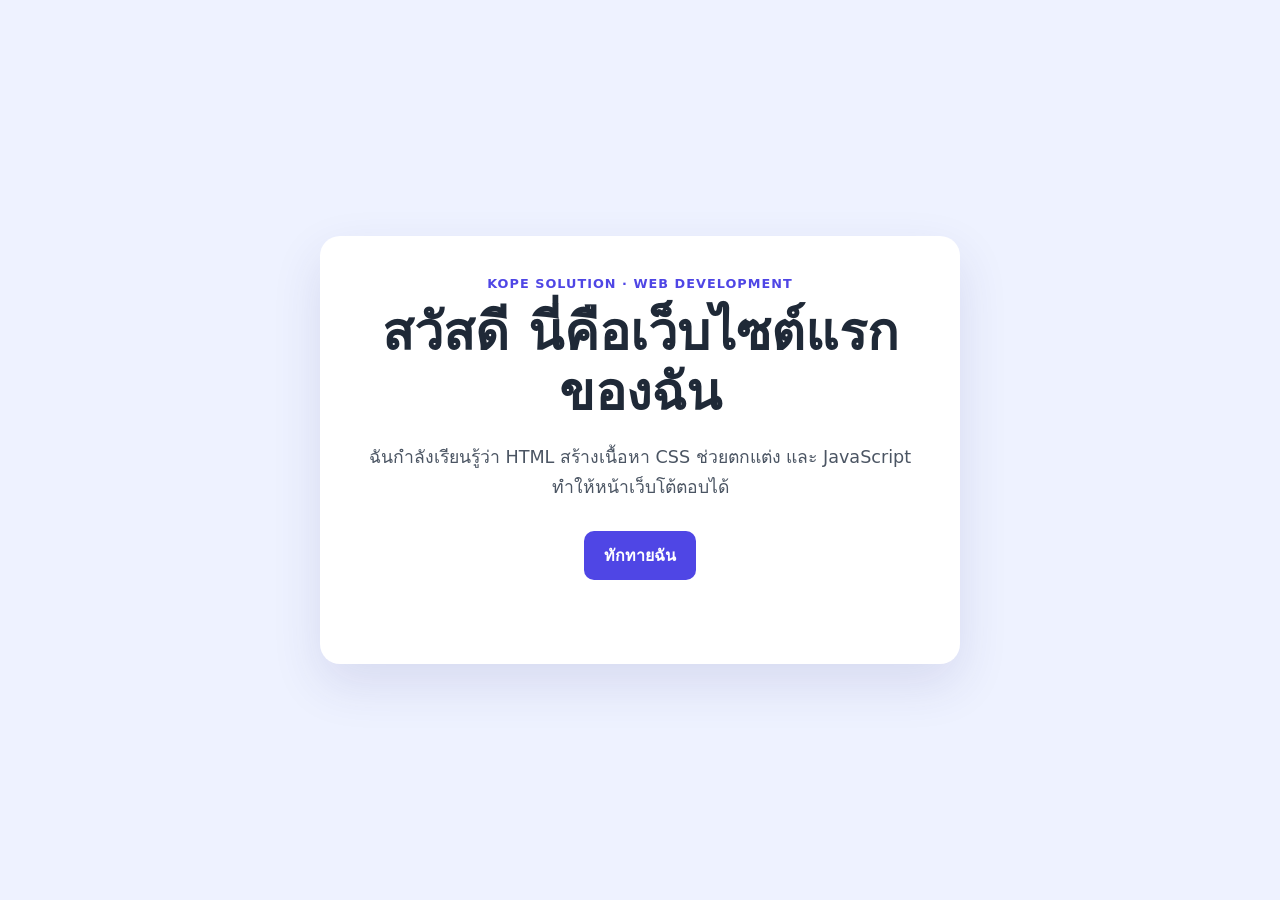
<file: episodes/ep01-first-web-page/index.html>
<!doctype html>
<html lang="th">
  <head>
    <meta charset="UTF-8">
    <meta name="viewport" content="width=device-width, initial-scale=1.0">
    <meta
      name="description"
      content="เว็บไซต์แรกสำหรับเรียนรู้พื้นฐาน HTML CSS และ JavaScript"
    >
    <title>เว็บไซต์แรกของฉัน</title>
    <link rel="stylesheet" href="styles.css">
  </head>
  <body>
    <main class="card">
      <p class="eyebrow">KOPE SOLUTION · WEB DEVELOPMENT</p>
      <h1>สวัสดี นี่คือเว็บไซต์แรกของฉัน</h1>
      <p class="intro">
        ฉันกำลังเรียนรู้ว่า HTML สร้างเนื้อหา CSS ช่วยตกแต่ง
        และ JavaScript ทำให้หน้าเว็บโต้ตอบได้
      </p>

      <button id="greetingButton" type="button">ทักทายฉัน</button>
      <p id="greetingMessage" class="message" aria-live="polite"></p>
    </main>

    <script src="script.js"></script>
  </body>
</html>
</file>
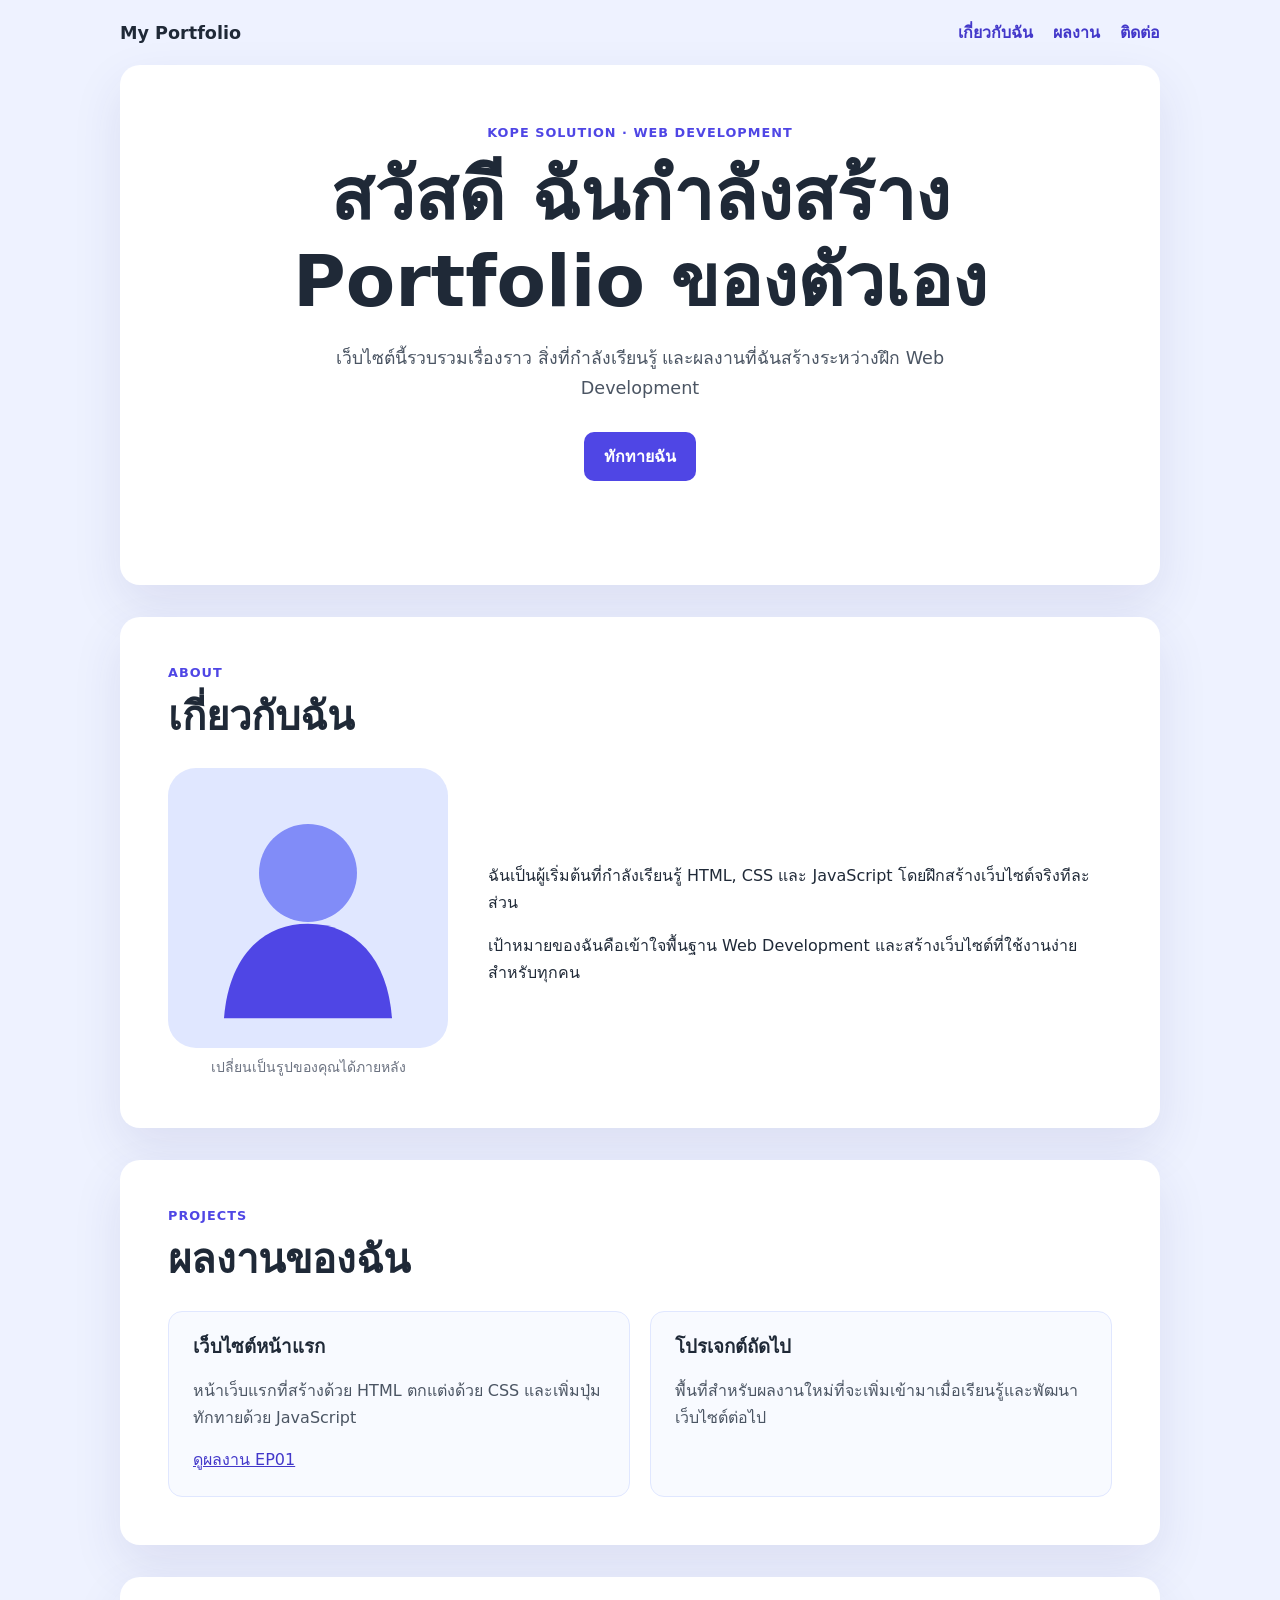
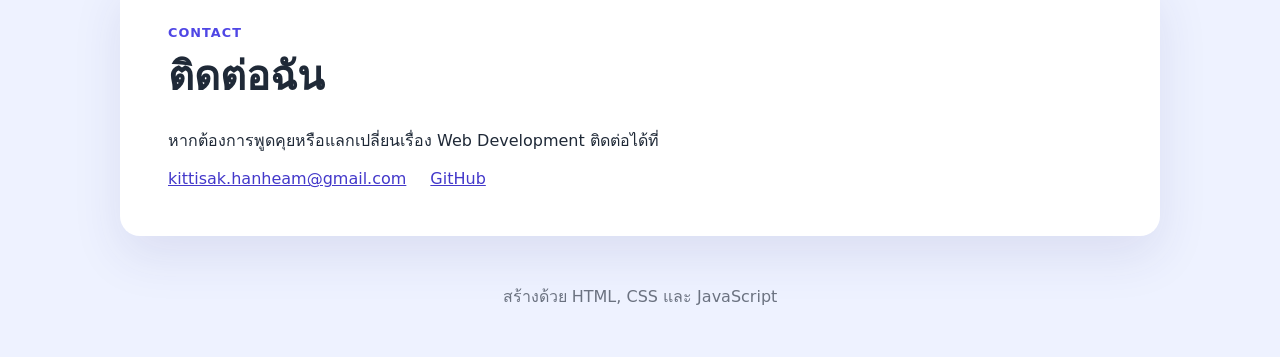
<file: episodes/ep02-semantic-content/index.html>
<!doctype html>
<html lang="th">
  <head>
    <meta charset="UTF-8">
    <meta name="viewport" content="width=device-width, initial-scale=1.0">
    <meta name="description" content="Portfolio สำหรับแนะนำตัว ผลงาน และช่องทางติดต่อ">
    <title>Portfolio ของฉัน</title>
    <link rel="stylesheet" href="styles.css">
  </head>
  <body>
    <header class="site-header">
      <a class="logo" href="#home">My Portfolio</a>
      <nav aria-label="เมนูหลัก">
        <ul class="nav-list">
          <li><a href="#about">เกี่ยวกับฉัน</a></li>
          <li><a href="#projects">ผลงาน</a></li>
          <li><a href="#contact">ติดต่อ</a></li>
        </ul>
      </nav>
    </header>
    <main id="home">
      <section class="hero" aria-labelledby="hero-title">
        <p class="eyebrow">KOPE SOLUTION · WEB DEVELOPMENT</p>
        <h1 id="hero-title">สวัสดี ฉันกำลังสร้าง Portfolio ของตัวเอง</h1>
        <p class="intro">เว็บไซต์นี้รวบรวมเรื่องราว สิ่งที่กำลังเรียนรู้ และผลงานที่ฉันสร้างระหว่างฝึก Web Development</p>
        <button id="greetingButton" type="button">ทักทายฉัน</button>
        <p id="greetingMessage" class="message" aria-live="polite"></p>
      </section>
      <section id="about" class="section" aria-labelledby="about-title">
        <div class="section-heading"><p class="eyebrow">ABOUT</p><h2 id="about-title">เกี่ยวกับฉัน</h2></div>
        <div class="about-content">
          <figure>
            <img src="images/profile-placeholder.svg" alt="ภาพตัวอย่างสำหรับใช้แทนรูปโปรไฟล์" width="320" height="320">
            <figcaption>เปลี่ยนเป็นรูปของคุณได้ภายหลัง</figcaption>
          </figure>
          <div>
            <p>ฉันเป็นผู้เริ่มต้นที่กำลังเรียนรู้ HTML, CSS และ JavaScript โดยฝึกสร้างเว็บไซต์จริงทีละส่วน</p>
            <p>เป้าหมายของฉันคือเข้าใจพื้นฐาน Web Development และสร้างเว็บไซต์ที่ใช้งานง่ายสำหรับทุกคน</p>
          </div>
        </div>
      </section>
      <section id="projects" class="section" aria-labelledby="projects-title">
        <div class="section-heading">
          <p class="eyebrow">PROJECTS</p>
          <h2 id="projects-title">ผลงานของฉัน</h2>
        </div>
        <div class="project-list">
          <article class="project-card">
            <h3>เว็บไซต์หน้าแรก</h3>
            <p>หน้าเว็บแรกที่สร้างด้วย HTML ตกแต่งด้วย CSS และเพิ่มปุ่มทักทายด้วย JavaScript</p>
            <a href="../ep01-first-web-page/index.html">ดูผลงาน EP01</a>
          </article>
          <article class="project-card">
            <h3>โปรเจกต์ถัดไป</h3>
            <p>พื้นที่สำหรับผลงานใหม่ที่จะเพิ่มเข้ามาเมื่อเรียนรู้และพัฒนาเว็บไซต์ต่อไป</p>
          </article>
        </div>
      </section>
      <section id="contact" class="section" aria-labelledby="contact-title">
        <div class="section-heading">
          <p class="eyebrow">CONTACT</p>
          <h2 id="contact-title">ติดต่อฉัน</h2>
        </div>
        <p>หากต้องการพูดคุยหรือแลกเปลี่ยนเรื่อง Web Development ติดต่อได้ที่</p>
        <address class="contact-links">
          <a href="mailto:kittisak.hanheam@gmail.com">kittisak.hanheam@gmail.com</a>
          <a href="https://github.com/KOPE-SOLUTION" target="_blank" rel="noopener noreferrer">GitHub</a>
        </address>
      </section>
    </main>
    <footer><p>สร้างด้วย HTML, CSS และ JavaScript</p></footer>
    <script src="script.js"></script>
  </body>
</html>
</file>
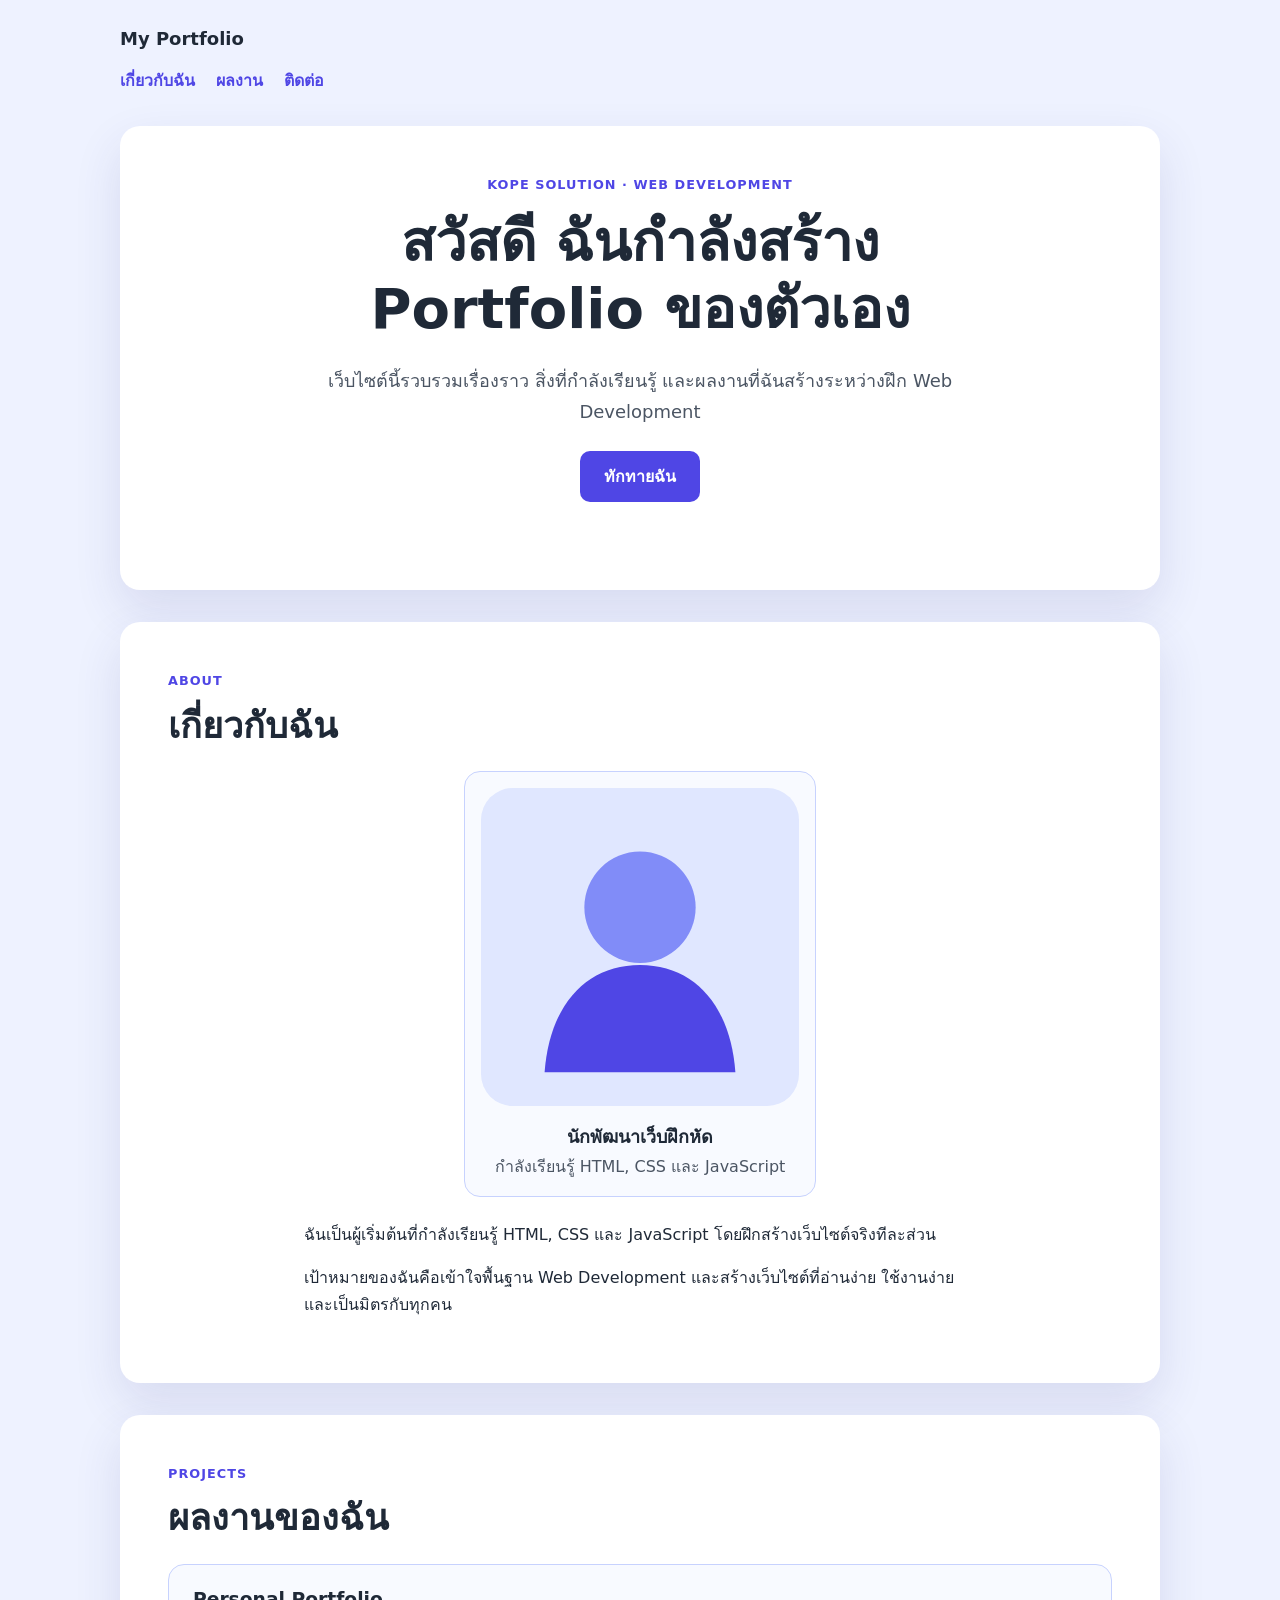
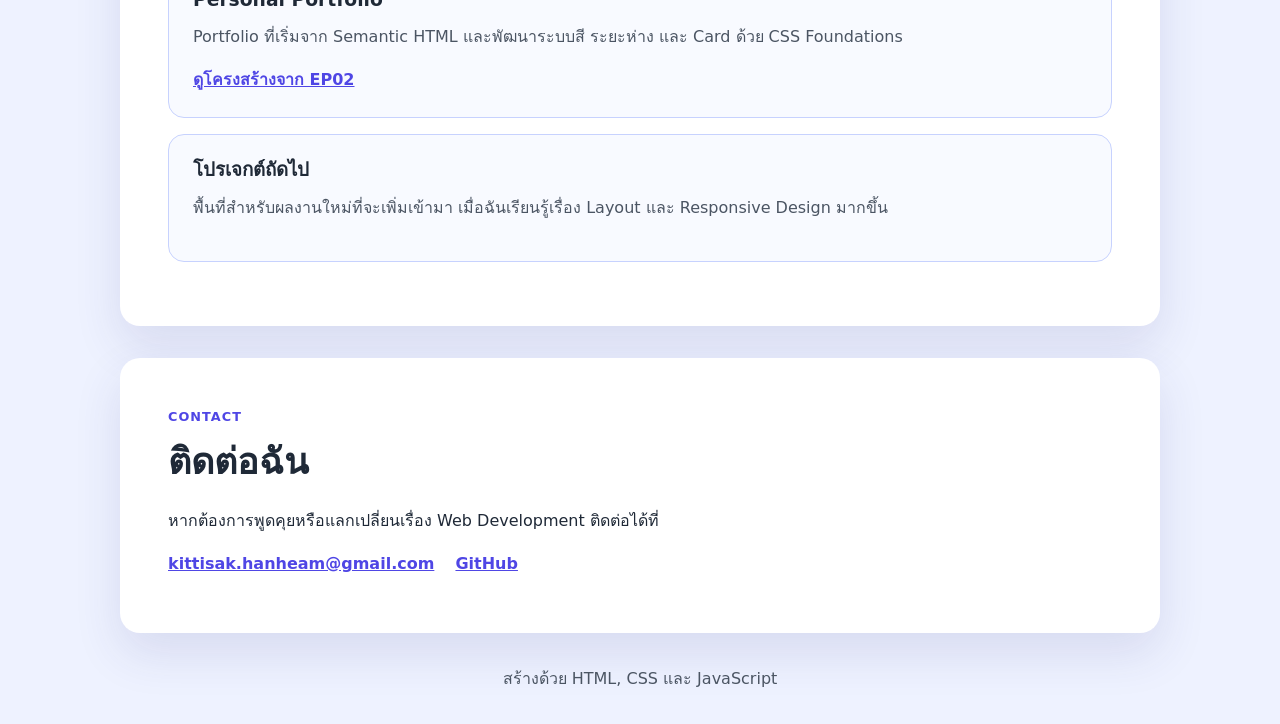
<file: episodes/ep03-css-foundations/index.html>
<!doctype html>
<html lang="th">
  <head>
    <meta charset="UTF-8">
    <meta name="viewport" content="width=device-width, initial-scale=1.0">
    <meta name="description" content="Portfolio ที่ตกแต่งด้วย CSS Foundations ระบบสี และ Box Model">
    <title>Portfolio ของฉัน | CSS Foundations</title>
    <link rel="stylesheet" href="styles.css">
  </head>
  <body>
    <header class="site-header">
      <a class="logo" href="#home">My Portfolio</a>
      <nav aria-label="เมนูหลัก">
        <ul class="nav-list">
          <li><a href="#about">เกี่ยวกับฉัน</a></li>
          <li><a href="#projects">ผลงาน</a></li>
          <li><a href="#contact">ติดต่อ</a></li>
        </ul>
      </nav>
    </header>

    <main id="home">
      <section class="hero" aria-labelledby="hero-title">
        <p class="eyebrow">KOPE SOLUTION · WEB DEVELOPMENT</p>
        <h1 id="hero-title">สวัสดี ฉันกำลังสร้าง Portfolio ของตัวเอง</h1>
        <p class="intro">เว็บไซต์นี้รวบรวมเรื่องราว สิ่งที่กำลังเรียนรู้ และผลงานที่ฉันสร้างระหว่างฝึก Web Development</p>
        <button id="greetingButton" type="button">ทักทายฉัน</button>
        <p id="greetingMessage" class="message" aria-live="polite"></p>
      </section>

      <section id="about" class="section" aria-labelledby="about-title">
        <div class="section-heading">
          <p class="eyebrow">ABOUT</p>
          <h2 id="about-title">เกี่ยวกับฉัน</h2>
        </div>

        <figure class="profile-card">
          <img src="images/profile-placeholder.svg" alt="ภาพตัวอย่างสำหรับใช้แทนรูปโปรไฟล์" width="320" height="320">
          <figcaption class="profile-caption">
            <strong>นักพัฒนาเว็บฝึกหัด</strong>
            กำลังเรียนรู้ HTML, CSS และ JavaScript
          </figcaption>
        </figure>

        <div class="about-text">
          <p>ฉันเป็นผู้เริ่มต้นที่กำลังเรียนรู้ HTML, CSS และ JavaScript โดยฝึกสร้างเว็บไซต์จริงทีละส่วน</p>
          <p>เป้าหมายของฉันคือเข้าใจพื้นฐาน Web Development และสร้างเว็บไซต์ที่อ่านง่าย ใช้งานง่าย และเป็นมิตรกับทุกคน</p>
        </div>
      </section>

      <section id="projects" class="section" aria-labelledby="projects-title">
        <div class="section-heading">
          <p class="eyebrow">PROJECTS</p>
          <h2 id="projects-title">ผลงานของฉัน</h2>
        </div>

        <div class="project-list">
          <article class="project-card">
            <h3>Personal Portfolio</h3>
            <p>Portfolio ที่เริ่มจาก Semantic HTML และพัฒนาระบบสี ระยะห่าง และ Card ด้วย CSS Foundations</p>
            <a href="../ep02-semantic-content/index.html">ดูโครงสร้างจาก EP02</a>
          </article>

          <article class="project-card">
            <h3>โปรเจกต์ถัดไป</h3>
            <p>พื้นที่สำหรับผลงานใหม่ที่จะเพิ่มเข้ามา เมื่อฉันเรียนรู้เรื่อง Layout และ Responsive Design มากขึ้น</p>
          </article>
        </div>
      </section>

      <section id="contact" class="section" aria-labelledby="contact-title">
        <div class="section-heading">
          <p class="eyebrow">CONTACT</p>
          <h2 id="contact-title">ติดต่อฉัน</h2>
        </div>
        <p>หากต้องการพูดคุยหรือแลกเปลี่ยนเรื่อง Web Development ติดต่อได้ที่</p>
        <address class="contact-links">
          <a href="mailto:kittisak.hanheam@gmail.com">kittisak.hanheam@gmail.com</a>
          <a href="https://github.com/KOPE-SOLUTION" target="_blank" rel="noopener noreferrer">GitHub</a>
        </address>
      </section>
    </main>

    <footer>
      <p>สร้างด้วย HTML, CSS และ JavaScript</p>
    </footer>

    <script src="script.js"></script>
  </body>
</html>
</file>
<file: episodes/ep01-first-web-page/styles.css>
* {
  box-sizing: border-box;
}

body {
  min-height: 100vh;
  margin: 0;
  padding: 24px;
  display: grid;
  place-items: center;
  font-family: system-ui, -apple-system, BlinkMacSystemFont, "Segoe UI", sans-serif;
  color: #1f2937;
  background: #eef2ff;
}

.card {
  width: min(100%, 640px);
  padding: 40px;
  border-radius: 20px;
  background: #ffffff;
  box-shadow: 0 20px 50px rgb(49 46 129 / 12%);
  text-align: center;
}

.eyebrow {
  margin: 0 0 12px;
  color: #4f46e5;
  font-size: 0.8rem;
  font-weight: 700;
  letter-spacing: 0.08em;
}

h1 {
  margin: 0;
  font-size: clamp(2rem, 8vw, 3.25rem);
  line-height: 1.15;
}

.intro {
  max-width: 52ch;
  margin: 20px auto 28px;
  color: #4b5563;
  font-size: 1.1rem;
  line-height: 1.7;
}

button {
  padding: 12px 20px;
  border: 0;
  border-radius: 10px;
  color: #ffffff;
  background: #4f46e5;
  font: inherit;
  font-weight: 700;
  cursor: pointer;
}

button:hover {
  background: #4338ca;
}

button:focus-visible {
  outline: 3px solid #a5b4fc;
  outline-offset: 3px;
}

.message {
  min-height: 1.5em;
  margin: 20px 0 0;
  color: #047857;
  font-weight: 700;
}

@media (max-width: 480px) {
  .card {
    padding: 28px 20px;
  }
}
</file>
<file: episodes/ep02-semantic-content/styles.css>
* {
  box-sizing: border-box;
}

html {
  scroll-behavior: smooth;
}

body {
  margin: 0;
  font-family:
    system-ui,
    -apple-system,
    BlinkMacSystemFont,
    "Segoe UI",
    sans-serif;
  color: #1f2937;
  background: #eef2ff;
}

a {
  color: #4338ca;
}

a:hover {
  color: #312e81;
}

a:focus-visible,
button:focus-visible {
  outline: 3px solid #a5b4fc;
  outline-offset: 3px;
}

/* Header */

.site-header {
  width: min(100% - 32px, 1040px);
  margin-inline: auto;
  padding-block: 20px;
  display: flex;
  align-items: center;
  justify-content: space-between;
  gap: 24px;
}

.logo {
  color: #1f2937;
  font-size: 1.1rem;
  font-weight: 800;
  text-decoration: none;
}

.nav-list {
  margin: 0;
  padding: 0;
  display: flex;
  gap: 20px;
  list-style: none;
}

.nav-list a {
  font-weight: 600;
  text-decoration: none;
}

/* Main */

main {
  width: min(100% - 32px, 1040px);
  margin-inline: auto;
}

/* Hero & Section */

.hero,
.section {
  padding: 48px;
  border-radius: 20px;
  background: #fff;
  box-shadow: 0 20px 50px rgb(49 46 129 / 10%);
}

.hero {
  min-height: 520px;
  display: grid;
  place-content: center;
  justify-items: center;
  text-align: center;
}

.section {
  margin-top: 32px;
}

/* Typography */

.eyebrow {
  margin: 0 0 12px;
  color: #4f46e5;
  font-size: 0.8rem;
  font-weight: 700;
  letter-spacing: 0.08em;
}

h1,
h2,
h3 {
  margin-top: 0;
  line-height: 1.2;
}

h1 {
  max-width: 16ch;
  margin-bottom: 0;
  font-size: clamp(2.25rem, 8vw, 4.5rem);
}

h2 {
  margin-bottom: 0;
  font-size: clamp(1.75rem, 5vw, 2.5rem);
}

.intro {
  max-width: 55ch;
  margin: 20px auto 28px;
  color: #4b5563;
  font-size: 1.1rem;
  line-height: 1.7;
}

/* Button */

button {
  padding: 12px 20px;
  border: 0;
  border-radius: 10px;
  color: #fff;
  background: #4f46e5;
  font: inherit;
  font-weight: 700;
  cursor: pointer;
}

button:hover {
  background: #4338ca;
}

.message {
  min-height: 1.5em;
  margin: 20px 0 0;
  color: #047857;
  font-weight: 700;
}

/* About */

.section-heading {
  margin-bottom: 28px;
}

.about-content {
  display: grid;
  grid-template-columns: minmax(180px, 280px) 1fr;
  align-items: center;
  gap: 40px;
  line-height: 1.7;
}

/* Figure */

figure {
  margin: 0;
}

figure img {
  width: 100%;
  height: auto;
  display: block;
  border-radius: 16px;
}

figcaption {
  margin-top: 8px;
  color: #6b7280;
  font-size: 0.875rem;
  text-align: center;
}

/* Projects */

.project-list {
  display: grid;
  grid-template-columns: repeat(2, 1fr);
  gap: 20px;
}

.project-card {
  padding: 24px;
  border: 1px solid #e0e7ff;
  border-radius: 14px;
  background: #f8faff;
}

.project-card p {
  color: #4b5563;
  line-height: 1.7;
}

/* Contact */

.contact-links {
  display: flex;
  flex-wrap: wrap;
  gap: 12px 24px;
  font-style: normal;
}

/* Footer */

footer {
  padding: 32px 16px;
  color: #6b7280;
  text-align: center;
}

/* Responsive */

@media (max-width: 640px) {
  .site-header {
    align-items: flex-start;
    flex-direction: column;
  }

  .nav-list {
    flex-wrap: wrap;
  }

  .hero,
  .section {
    padding: 32px 20px;
  }

  .about-content,
  .project-list {
    grid-template-columns: 1fr;
  }
}
</file>
<file: episodes/ep03-css-foundations/styles.css>
:root {
  --color-primary: #4f46e5;
  --color-primary-dark: #3730a3;
  --color-accent: #047857;
  --color-text: #1f2937;
  --color-text-muted: #4b5563;
  --color-surface: #ffffff;
  --color-surface-soft: #f8faff;
  --color-background: #eef2ff;
  --color-border: #c7d2fe;
  --color-focus: #a5b4fc;

  --space-1: 0.5rem;
  --space-2: 0.75rem;
  --space-3: 1rem;
  --space-4: 1.5rem;
  --space-5: 2rem;
  --space-6: 3rem;

  --radius-small: 0.625rem;
  --radius-medium: 1rem;
  --radius-large: 1.25rem;
  --shadow-card: 0 1.25rem 3rem rgb(49 46 129 / 12%);
}

*,
*::before,
*::after {
  box-sizing: border-box;
}

html {
  scroll-behavior: smooth;
}

body {
  margin: 0;
  color: var(--color-text);
  background: var(--color-background);
  font-family:
    system-ui,
    -apple-system,
    BlinkMacSystemFont,
    "Segoe UI",
    sans-serif;
  line-height: 1.7;
}

a {
  color: var(--color-primary);
  font-weight: 700;
}

a:hover {
  color: var(--color-primary-dark);
}

a:focus-visible,
button:focus-visible {
  outline: 0.1875rem solid var(--color-focus);
  outline-offset: 0.1875rem;
}

.site-header,
main {
  width: min(100% - 2rem, 65rem);
  margin-inline: auto;
}

.site-header {
  padding-block: var(--space-4);
}

.logo {
  display: inline-block;
  color: var(--color-text);
  font-size: 1.125rem;
  font-weight: 800;
  text-decoration: none;
}

.nav-list {
  margin: var(--space-2) 0 0;
  padding: 0;
  list-style: none;
}

.nav-list li {
  display: inline-block;
  margin: 0 var(--space-3) var(--space-1) 0;
}

.nav-list a {
  text-decoration: none;
}

.hero,
.section {
  padding: var(--space-6);
  border-radius: var(--radius-large);
  background: var(--color-surface);
  box-shadow: var(--shadow-card);
}

.hero {
  text-align: center;
}

.section {
  margin-top: var(--space-5);
}

.eyebrow {
  margin: 0 0 var(--space-2);
  color: var(--color-primary);
  font-size: 0.8rem;
  font-weight: 800;
  letter-spacing: 0.08em;
}

h1,
h2,
h3 {
  margin-top: 0;
  line-height: 1.2;
}

h1 {
  max-width: 16ch;
  margin-inline: auto;
  margin-bottom: 0;
  font-size: 3.5rem;
}

h2 {
  margin-bottom: 0;
  font-size: 2.25rem;
}

h3 {
  margin-bottom: var(--space-2);
}

.intro {
  max-width: 55ch;
  margin: var(--space-4) auto;
  color: var(--color-text-muted);
  font-size: 1.125rem;
}

button {
  padding: var(--space-2) var(--space-4);
  border: 0;
  border-radius: var(--radius-small);
  color: var(--color-surface);
  background: var(--color-primary);
  font: inherit;
  font-weight: 800;
  cursor: pointer;
}

button:hover {
  background: var(--color-primary-dark);
}

.message {
  min-height: 1.5em;
  margin: var(--space-3) 0 0;
  color: var(--color-accent);
  font-weight: 800;
}

.section-heading {
  margin-bottom: var(--space-4);
}

.profile-card {
  max-width: 22rem;
  margin: 0 auto var(--space-4);
  padding: var(--space-3);
  border: 0.0625rem solid var(--color-border);
  border-radius: var(--radius-medium);
  background: var(--color-surface-soft);
}

.profile-card img {
  display: block;
  width: 100%;
  height: auto;
  border-radius: calc(var(--radius-medium) - 0.25rem);
}

.profile-caption {
  margin-top: var(--space-3);
  color: var(--color-text-muted);
  text-align: center;
}

.profile-caption strong {
  display: block;
  color: var(--color-text);
  font-size: 1.125rem;
}

.about-text {
  max-width: 42rem;
  margin-inline: auto;
}

.about-text p {
  margin: 0 0 var(--space-3);
}

.project-list {
  margin-top: var(--space-4);
}

.project-card {
  margin-bottom: var(--space-3);
  padding: var(--space-4);
  border: 0.0625rem solid var(--color-border);
  border-radius: var(--radius-medium);
  background: var(--color-surface-soft);
}

.project-card p {
  margin: 0 0 var(--space-3);
  color: var(--color-text-muted);
}

.contact-links {
  font-style: normal;
}

.contact-links a {
  display: inline-block;
  margin: 0 var(--space-3) var(--space-1) 0;
}

footer {
  padding: var(--space-5) var(--space-3);
  color: var(--color-text-muted);
  text-align: center;
}

footer p {
  margin: 0;
}

/* เก็บการแสดงผลหน้าจอเล็กจาก EP02 ไว้ และจะเรียนเรื่อง Responsive โดยละเอียดใน EP05 */

@media (max-width: 640px) {
  .hero,
  .section {
    padding: var(--space-5) var(--space-4);
  }

  h1 {
    font-size: 2.25rem;
  }

  h2 {
    font-size: 1.75rem;
  }
}
</file>
